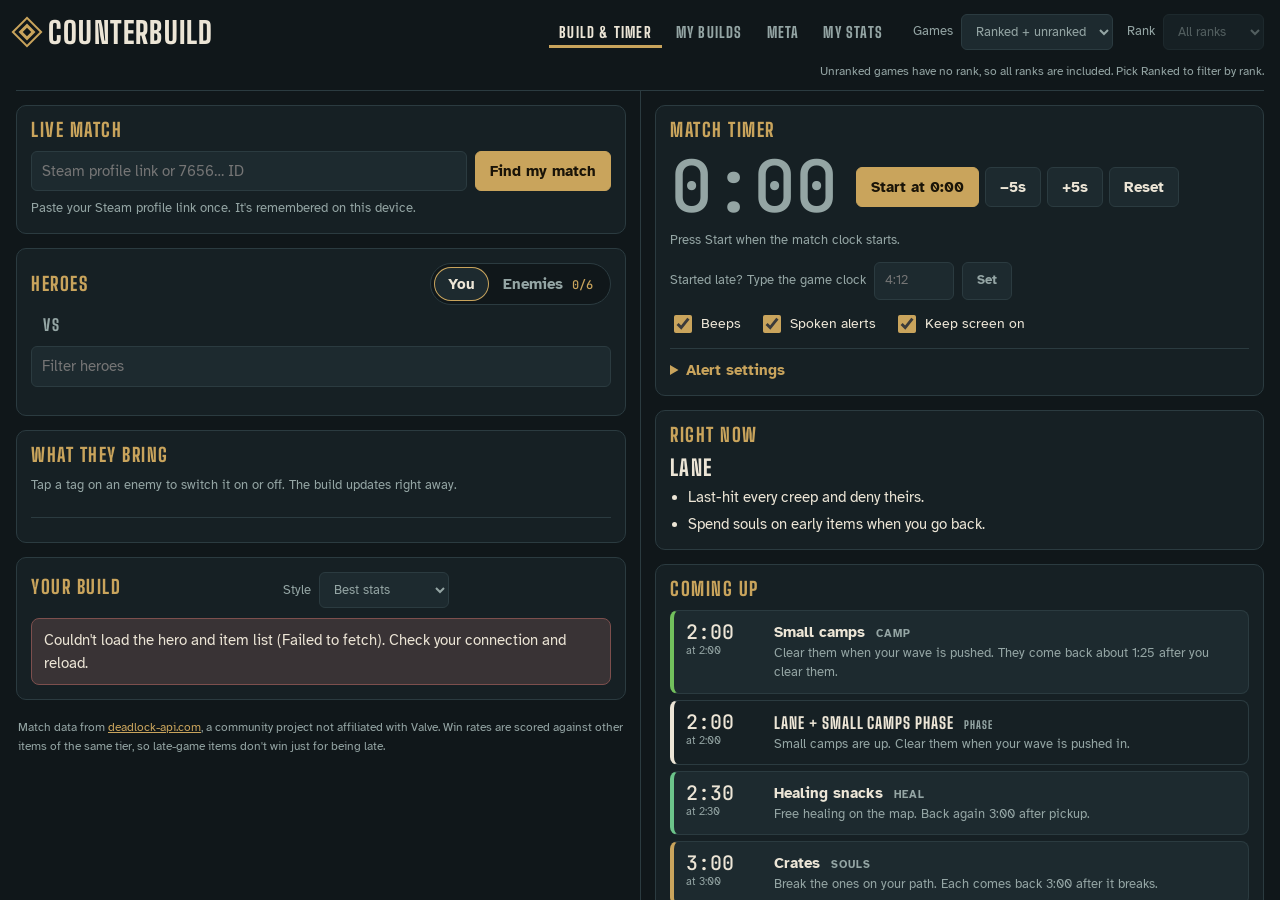
<file: index.html>
<!doctype html>
<html lang="en">
<head>
<meta charset="utf-8">
<meta name="viewport" content="width=device-width, initial-scale=1, viewport-fit=cover">
<title>Counterbuild</title>
<meta name="description" content="Deadlock item builds tuned to the heroes you're facing.">
<meta name="theme-color" content="#10171a">
<link rel="manifest" href="manifest.webmanifest">
<link rel="icon" href="icon.svg" type="image/svg+xml">
<link rel="apple-touch-icon" href="icon.svg">
<meta name="apple-mobile-web-app-capable" content="yes">
<link rel="preconnect" href="https://fonts.googleapis.com">
<link rel="preconnect" href="https://fonts.gstatic.com" crossorigin>
<link rel="stylesheet" href="https://fonts.googleapis.com/css2?family=Big+Shoulders+Display:wght@600;800&family=Atkinson+Hyperlegible:wght@400;700&family=JetBrains+Mono:wght@500&display=swap">
<link rel="stylesheet" href="styles.css">
</head>
<body class="page-build">
<header class="top">
  <div class="brand">
    <span class="mark" aria-hidden="true"></span>
    <h1>Counterbuild</h1>
  </div>
  <nav class="pages" aria-label="Pages">
    <a href="./" aria-current="page">Build &amp; timer</a>
    <a href="builds.html">My builds</a>
    <a href="meta.html">Meta</a>
    <a href="stats.html">My stats</a>
  </nav>
  <div class="filters">
  <label class="rank">
    <span>Games</span>
    <select id="mode">
      <option value="Ranked,Unranked">Ranked + unranked</option>
      <option value="Ranked">Ranked</option>
      <option value="Unranked">Unranked</option>
    </select>
  </label>
  <label class="rank">
    <span>Rank</span>
    <select id="rank">
      <option value="all">All ranks</option>
      <option value="61">Ritualist+</option>
      <option value="81">Oracle+</option>
        <option value="91">Phantom+</option>
      <option value="111">Eternus</option>
    </select>
  </label>
  </div>
  <p class="filter-note" id="filter-note" hidden></p>
</header>

<main>
<div id="view-build" class="view split-left">
  <section class="panel live" aria-labelledby="live-h">
    <h2 id="live-h">Live match</h2>
    <form id="live-form" class="live-row">
      <label class="sr" for="steam">Steam profile link or ID</label>
      <input id="steam" inputmode="numeric" autocomplete="off" placeholder="Steam profile link or 7656… ID">
      <button type="submit" class="btn primary" id="live-btn">Find my match</button>
    </form>
    <p class="status" id="live-status">Paste your Steam profile link once. It's remembered on this device.</p>
  </section>

  <section class="panel picks" aria-labelledby="picks-h">
    <div class="picks-head">
      <h2 id="picks-h">Heroes</h2>
      <div class="mode" role="tablist" aria-label="What you're picking">
        <button role="tab" id="mode-me" aria-selected="true">You</button>
        <button role="tab" id="mode-enemy" aria-selected="false">Enemies <b id="enemy-count">0/6</b></button>
      </div>
    </div>
    <div class="lineup">
      <div class="slot-me" id="me-slot"></div>
      <span class="vs">vs</span>
      <div class="enemy-slots" id="enemy-slots"></div>
    </div>
    <input id="hero-search" type="search" placeholder="Filter heroes" autocomplete="off">
    <div class="hero-grid" id="hero-grid"></div>
  </section>

  <section class="panel threats" aria-labelledby="threat-h" id="threat-panel">
    <h2 id="threat-h">What they bring</h2>
    <p class="hint">Tap a tag on an enemy to switch it on or off. The build updates right away.</p>
    <div id="threat-list" class="threat-list"></div>
    <div id="threat-sum" class="threat-sum"></div>
  </section>

  <section class="panel build" aria-labelledby="build-h">
    <div class="build-head">
      <h2 id="build-h">Your build</h2>
      <label class="rank"><span>Style</span>
        <select id="style">
          <option value="stats">Best stats</option>
          <option value="balanced">Tank + damage</option>
        </select>
      </label>
      <span class="meta" id="build-meta"></span>
    </div>
    <div id="build"></div>
  </section>

  <section class="panel matchups" aria-labelledby="mu-h" id="mu-panel" hidden>
    <h2 id="mu-h">Your hero against theirs</h2>
    <div id="matchups"></div>
  </section>

  <footer class="foot">
    Match data from <a href="https://deadlock-api.com" target="_blank" rel="noopener">deadlock-api.com</a>, a community project not affiliated with Valve.
    Win rates are scored against other items of the same tier, so late-game items don't win just for being late.
  </footer>
</div>

<aside id="view-timer" class="view timer-col split-right" aria-label="Match timer">
  <section class="panel clock-panel" aria-labelledby="t-h">
    <h2 id="t-h">Match timer</h2>
    <div class="clock-row">
      <output id="t-clock" class="clock idle" aria-live="off">0:00</output>
      <div class="clock-btns">
        <button class="btn primary" id="t-start">Start at 0:00</button>
        <button class="btn" id="t-minus" aria-label="Back 5 seconds">−5s</button>
        <button class="btn" id="t-plus" aria-label="Forward 5 seconds">+5s</button>
        <button class="btn" id="t-reset">Reset</button>
      </div>
    </div>
    <p class="status" id="t-state">Press Start when the match clock starts.</p>
    <form id="t-set" class="set-row">
      <label for="t-at">Started late? Type the game clock</label>
      <input id="t-at" inputmode="numeric" placeholder="4:12" autocomplete="off">
      <button class="btn" type="submit">Set</button>
      <span class="status bad" id="t-set-msg"></span>
    </form>
    <div class="opts">
      <label><input type="checkbox" id="t-sound"> Beeps</label>
      <label><input type="checkbox" id="t-voice"> Spoken alerts</label>
      <label><input type="checkbox" id="t-awake"> Keep screen on</label>
    </div>
    <details class="alert-settings">
      <summary>Alert settings</summary>
      <div class="as-grid">
        <label class="as-row" for="t-voice-pick"><span>Voice</span>
          <select id="t-voice-pick"><option value="">Browser default</option></select></label>
        <label class="as-row" for="t-volume"><span>Volume</span>
          <input type="range" id="t-volume" min="0" max="100" step="5"><output id="t-volume-out">80%</output></label>
        <label class="as-row" for="t-rate"><span>Speed</span>
          <input type="range" id="t-rate" min="0.7" max="1.6" step="0.1"><output id="t-rate-out">1.1×</output></label>
        <label class="as-row" for="t-warn"><span>Warn me</span>
          <select id="t-warn">
            <option value="15">15 seconds before</option>
            <option value="30">30 seconds before</option>
            <option value="45">45 seconds before</option>
            <option value="60">1 minute before</option>
            <option value="0">Only when it's up</option>
          </select></label>
        <div class="as-row"><span></span><button class="btn" type="button" id="t-test">Test the voice</button></div>
      </div>
      <div class="as-head"><b>Tell me about</b>
        <span><button class="link-btn" type="button" id="t-all-on">All</button> · <button class="link-btn" type="button" id="t-all-off">None</button></span></div>
      <div class="as-groups" id="t-alerts"></div>
      <p class="hint">Voices come from your device, so the list is different on your phone and your PC. Volume is also limited by your device volume.</p>
    </details>
  </section>

  <section class="panel" aria-labelledby="t-now-h">
    <h2 id="t-now-h">Right now</h2>
    <div id="t-phase" class="phase"></div>
  </section>

  <section class="panel" aria-labelledby="t-next-h">
    <h2 id="t-next-h">Coming up</h2>
    <ol id="t-next" class="next"></ol>
    <p class="hint">You get a warning 30 seconds before each one, and another when it's up.</p>
  </section>

  <section class="panel" aria-labelledby="t-tap-h">
    <h2 id="t-tap-h">Tap when it happens</h2>
    <div id="t-taps" class="taps"></div>
    <p class="hint" id="t-patch"></p>
  </section>
</aside>


</main>

<script type="module" src="app.js"></script>
</body>
</html>
</file>
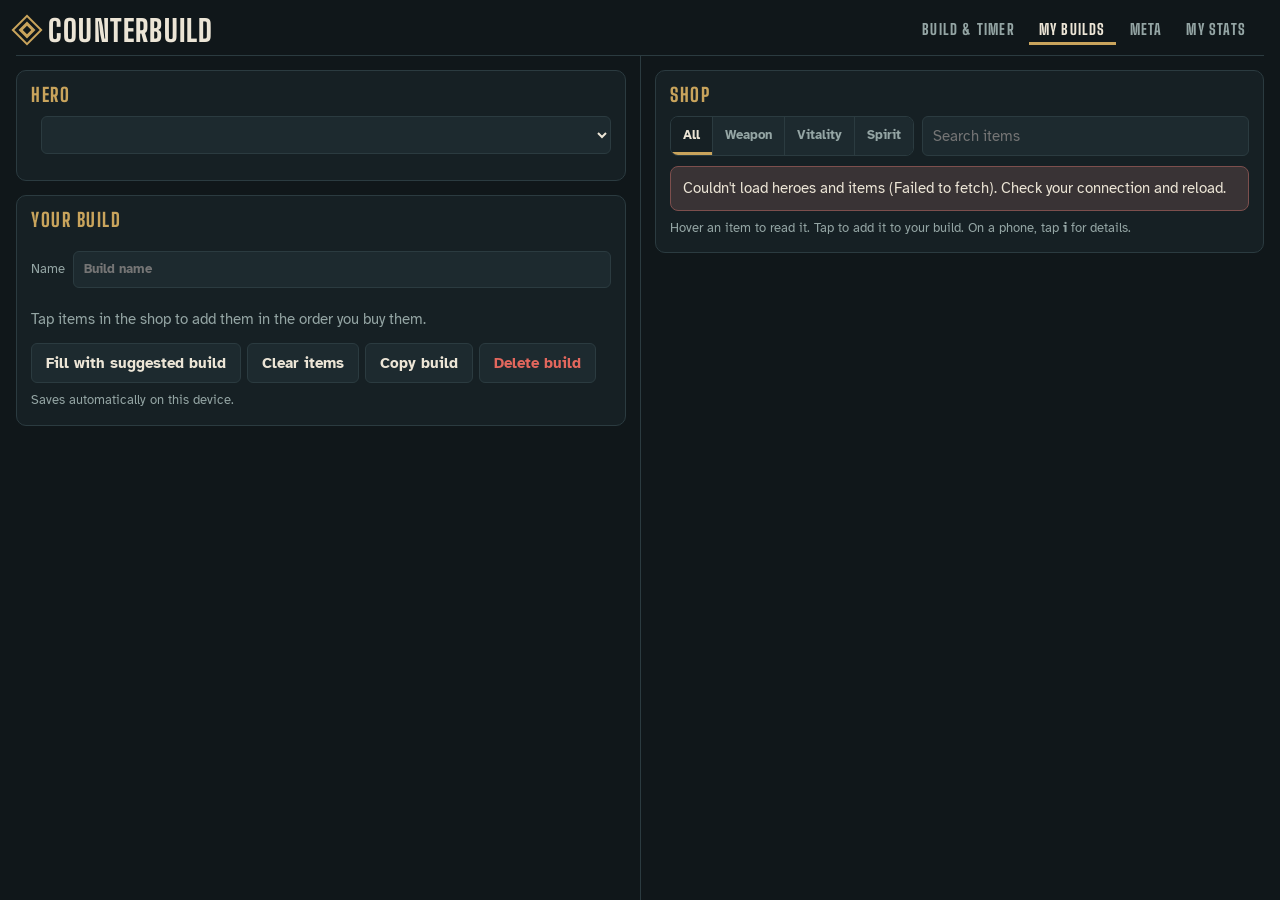
<file: builds.html>
<!doctype html>
<html lang="en">
<head>
<meta charset="utf-8">
<meta name="viewport" content="width=device-width, initial-scale=1, viewport-fit=cover">
<title>Counterbuild · My builds</title>
<meta name="theme-color" content="#10171a">
<link rel="manifest" href="manifest.webmanifest">
<link rel="icon" href="icon.svg" type="image/svg+xml">
<link rel="apple-touch-icon" href="icon.svg">
<link rel="preconnect" href="https://fonts.googleapis.com">
<link rel="preconnect" href="https://fonts.gstatic.com" crossorigin>
<link rel="stylesheet" href="https://fonts.googleapis.com/css2?family=Big+Shoulders+Display:wght@600;800&family=Atkinson+Hyperlegible:wght@400;700&family=JetBrains+Mono:wght@500&display=swap">
<link rel="stylesheet" href="styles.css">
</head>
<body class="page-build page-builds">
<header class="top">
  <div class="brand">
    <span class="mark" aria-hidden="true"></span>
    <h1>Counterbuild</h1>
  </div>
  <nav class="pages" aria-label="Pages">
    <a href="./">Build &amp; timer</a>
    <a href="builds.html" aria-current="page">My builds</a>
    <a href="meta.html">Meta</a>
    <a href="stats.html">My stats</a>
  </nav>
</header>

<main>
<div class="view split-left">
  <section class="panel" aria-labelledby="hero-h">
    <h2 id="hero-h">Hero</h2>
    <div class="hero-row">
      <span id="b-face"></span>
      <label class="sr" for="b-hero">Hero</label>
      <select id="b-hero"></select>
    </div>
    <div class="saved" id="b-saved"></div>
  </section>

  <section class="panel" aria-labelledby="b-h">
    <div class="build-head">
      <h2 id="b-h">Your build</h2>
      <span class="meta" id="b-meta"></span>
    </div>
    <div class="name-row">
      <label for="b-name">Name</label>
      <input id="b-name" maxlength="40" autocomplete="off" placeholder="Build name">
    </div>
    <div class="mix" id="b-mix" aria-label="Item types in the finished build"></div>
    <ol class="steps edit" id="b-steps"></ol>
    <p class="empty-note" id="b-empty">Tap items in the shop to add them in the order you buy them.</p>
    <div class="b-actions">
      <button class="btn" id="b-suggest" type="button">Fill with suggested build</button>
      <button class="btn" id="b-clear" type="button">Clear items</button>
      <button class="btn" id="b-dupe" type="button">Copy build</button>
      <button class="btn danger" id="b-delete" type="button">Delete build</button>
    </div>
    <p class="status" id="b-status">Saves automatically on this device.</p>
  </section>
</div>

<aside class="view split-right" aria-label="Shop">
  <section class="panel shop" aria-labelledby="shop-h">
    <h2 id="shop-h">Shop</h2>
    <div class="shop-filters">
      <div class="seg" role="group" aria-label="Item type" id="f-slot">
        <button data-slot="all" aria-pressed="true">All</button>
        <button data-slot="weapon" class="f-weapon" aria-pressed="false">Weapon</button>
        <button data-slot="vitality" class="f-vitality" aria-pressed="false">Vitality</button>
        <button data-slot="spirit" class="f-spirit" aria-pressed="false">Spirit</button>
      </div>
      <label class="sr" for="f-search">Search items</label>
      <input id="f-search" type="search" placeholder="Search items" autocomplete="off">
    </div>
    <div id="shop-list"></div>
    <p class="hint">Hover an item to read it. Tap to add it to your build. On a phone, tap <b>i</b> for details.</p>
  </section>
</aside>
</main>

<script type="module" src="builds-page.js"></script>
</body>
</html>
</file>
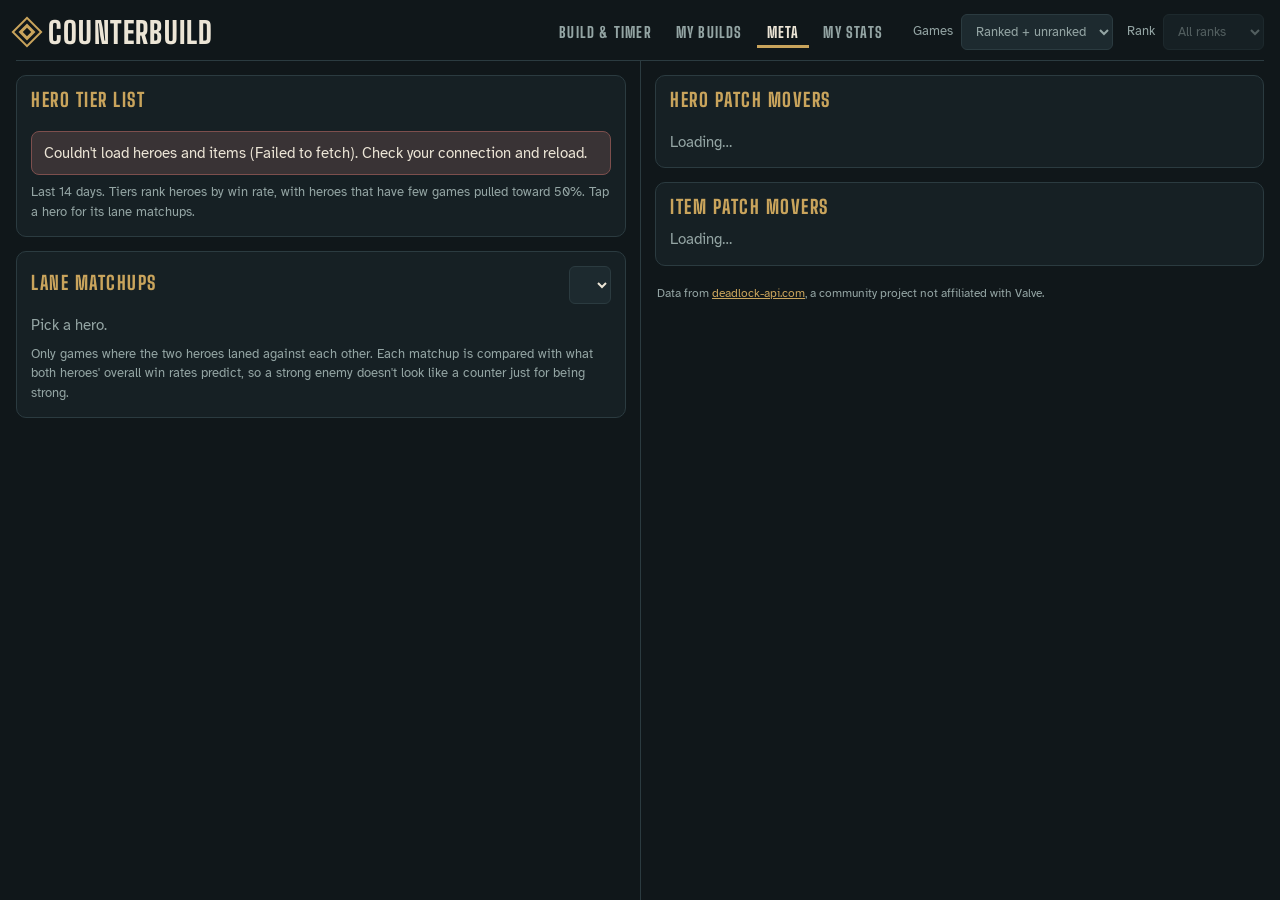
<file: meta.html>
<!doctype html>
<html lang="en">
<head>
<meta charset="utf-8">
<meta name="viewport" content="width=device-width, initial-scale=1, viewport-fit=cover">
<title>Counterbuild · Meta</title>
<meta name="theme-color" content="#10171a">
<link rel="manifest" href="manifest.webmanifest">
<link rel="icon" href="icon.svg" type="image/svg+xml">
<link rel="apple-touch-icon" href="icon.svg">
<link rel="preconnect" href="https://fonts.googleapis.com">
<link rel="preconnect" href="https://fonts.gstatic.com" crossorigin>
<link rel="stylesheet" href="https://fonts.googleapis.com/css2?family=Big+Shoulders+Display:wght@600;800&family=Atkinson+Hyperlegible:wght@400;700&family=JetBrains+Mono:wght@500&display=swap">
<link rel="stylesheet" href="styles.css">
</head>
<body class="page-build page-meta">
<header class="top">
  <div class="brand">
    <span class="mark" aria-hidden="true"></span>
    <h1>Counterbuild</h1>
  </div>
  <nav class="pages" aria-label="Pages">
    <a href="./">Build &amp; timer</a>
    <a href="builds.html">My builds</a>
    <a href="meta.html" aria-current="page">Meta</a>
    <a href="stats.html">My stats</a>
  </nav>
  <div class="filters">
    <label class="rank"><span>Games</span>
      <select id="mode">
        <option value="Ranked,Unranked">Ranked + unranked</option>
        <option value="Ranked">Ranked</option>
        <option value="Unranked">Unranked</option>
      </select>
    </label>
    <label class="rank"><span>Rank</span>
      <select id="rank">
        <option value="all">All ranks</option>
        <option value="61">Ritualist+</option>
        <option value="81">Oracle+</option>
        <option value="91">Phantom+</option>
        <option value="111">Eternus</option>
      </select>
    </label>
  </div>
</header>

<main>
<div class="view split-left">
  <section class="panel" aria-labelledby="tier-h">
    <div class="build-head">
      <h2 id="tier-h">Hero tier list</h2>
      <span class="meta" id="tier-meta"></span>
    </div>
    <div id="tiers"><p class="empty-note">Loading heroes…</p></div>
    <p class="hint">Last 14 days. Tiers rank heroes by win rate, with heroes that have few games pulled toward 50%. Tap a hero for its lane matchups.</p>
  </section>

  <section class="panel" aria-labelledby="mu-h">
    <div class="build-head">
      <h2 id="mu-h">Lane matchups</h2>
      <label class="sr" for="mu-hero">Hero</label>
      <select id="mu-hero"></select>
    </div>
    <div id="mu"><p class="empty-note">Pick a hero.</p></div>
    <p class="hint">Only games where the two heroes laned against each other. Each matchup is compared with what both heroes' overall win rates predict, so a strong enemy doesn't look like a counter just for being strong.</p>
  </section>

</div>

<aside class="view split-right" aria-label="Patch movers">
  <section class="panel" aria-labelledby="hm-h">
    <div class="build-head">
      <h2 id="hm-h">Hero patch movers</h2>
      <span class="meta" id="patch-meta"></span>
    </div>
    <div id="hero-movers"><p class="empty-note">Loading…</p></div>
  </section>

  <section class="panel" aria-labelledby="im-h">
    <h2 id="im-h">Item patch movers</h2>
    <div id="item-movers"><p class="empty-note">Loading…</p></div>
  </section>

  <footer class="foot">
    Data from <a href="https://deadlock-api.com" target="_blank" rel="noopener">deadlock-api.com</a>, a community project not affiliated with Valve.
  </footer>
</aside>
</main>

<script type="module" src="meta-page.js"></script>
</body>
</html>
</file>
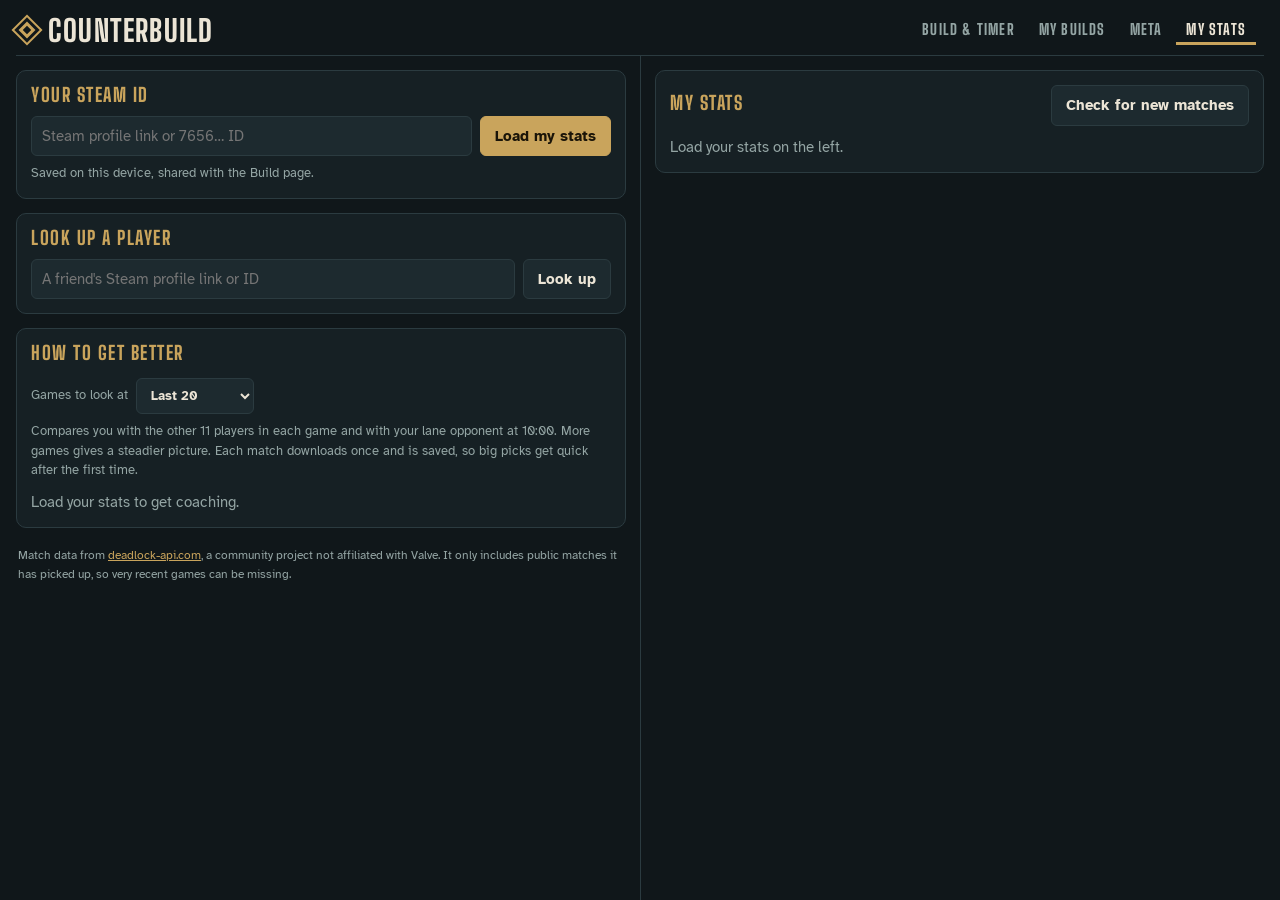
<file: stats.html>
<!doctype html>
<html lang="en">
<head>
<meta charset="utf-8">
<meta name="viewport" content="width=device-width, initial-scale=1, viewport-fit=cover">
<title>Counterbuild · My stats</title>
<meta name="theme-color" content="#10171a">
<link rel="manifest" href="manifest.webmanifest">
<link rel="icon" href="icon.svg" type="image/svg+xml">
<link rel="apple-touch-icon" href="icon.svg">
<link rel="preconnect" href="https://fonts.googleapis.com">
<link rel="preconnect" href="https://fonts.gstatic.com" crossorigin>
<link rel="stylesheet" href="https://fonts.googleapis.com/css2?family=Big+Shoulders+Display:wght@600;800&family=Atkinson+Hyperlegible:wght@400;700&family=JetBrains+Mono:wght@500&display=swap">
<link rel="stylesheet" href="styles.css">
</head>
<body class="page-build page-stats">
<header class="top">
  <div class="brand">
    <span class="mark" aria-hidden="true"></span>
    <h1>Counterbuild</h1>
  </div>
  <nav class="pages" aria-label="Pages">
    <a href="./">Build &amp; timer</a>
    <a href="builds.html">My builds</a>
    <a href="meta.html">Meta</a>
    <a href="stats.html" aria-current="page">My stats</a>
  </nav>
</header>

<main>
<div class="view split-left">
  <section class="panel" aria-labelledby="id-h">
    <h2 id="id-h">Your Steam ID</h2>
    <form id="id-form" class="live-row">
      <label class="sr" for="steam">Steam profile link or ID</label>
      <input id="steam" inputmode="numeric" autocomplete="off" placeholder="Steam profile link or 7656… ID">
      <button type="submit" class="btn primary">Load my stats</button>
    </form>
    <p class="status" id="id-status">Saved on this device, shared with the Build page.</p>
  </section>

  <section class="panel" aria-labelledby="lk-h">
    <h2 id="lk-h">Look up a player</h2>
    <form id="lk-form" class="live-row">
      <label class="sr" for="lk-id">Their Steam profile link or ID</label>
      <input id="lk-id" inputmode="numeric" autocomplete="off" placeholder="A friend's Steam profile link or ID">
      <button type="submit" class="btn">Look up</button>
    </form>
    <div id="lk-recent" class="chips lk-recent"></div>
    <div id="lk-body"></div>
  </section>

  <section class="panel coach" aria-labelledby="coach-h">
    <div class="build-head">
      <h2 id="coach-h">How to get better</h2>
      <span class="meta" id="coach-meta"></span>
    </div>
    <div class="coach-pick">
      <label for="coach-count">Games to look at</label>
      <select id="coach-count">
        <option value="5">Last 5</option>
        <option value="10">Last 10</option>
        <option value="20">Last 20</option>
        <option value="30">Last 30</option>
        <option value="50">Last 50</option>
        <option value="all">All available</option>
      </select>
    </div>
    <p class="hint">Compares you with the other 11 players in each game and with your lane opponent at 10:00. More games gives a steadier picture. Each match downloads once and is saved, so big picks get quick after the first time.</p>
    <div id="coach-body"><p class="empty-note">Load your stats to get coaching.</p></div>

  </section>

  <footer class="foot">
    Match data from <a href="https://deadlock-api.com" target="_blank" rel="noopener">deadlock-api.com</a>, a community project not affiliated with Valve. It only includes public matches it has picked up, so very recent games can be missing.
  </footer>
</div>

<aside class="view split-right" aria-label="My stats">
  <section class="panel mystats" aria-labelledby="me-h">
    <div class="build-head">
      <h2 id="me-h">My stats</h2>
      <button class="btn" id="me-back" type="button" hidden>Back to my stats</button>
      <button class="btn" id="me-fresh" type="button">Check for new matches</button>
    </div>
    <div id="me-body"><p class="empty-note">Load your stats on the left.</p></div>
  </section>
</aside>
</main>

<script type="module" src="stats-page.js"></script>
</body>
</html>
</file>
<file: styles.css>
/* Layout: one column of stacked panels; hero grid and build lists reflow by width.
   Single dark theme by choice: this is used next to a game. */
:root {
  --bg: #10171a;
  --panel: #162024;
  --raise: #1d2a2f;
  --line: #2b3b40;
  --fg: #ece5d6;
  --muted: #94a5a4;
  --brass: #c9a45c;
  --brass-ink: #1a1408;
  --weapon: #e3923b;
  --vitality: #72c05c;
  --spirit: #b47de0;
  --good: #6cc48a;
  --bad: #e2675d;
  --display: 'Big Shoulders Display', 'Arial Narrow', Impact, sans-serif;
  --body: 'Atkinson Hyperlegible', system-ui, -apple-system, 'Segoe UI', sans-serif;
  --mono: 'JetBrains Mono', ui-monospace, Menlo, Consolas, monospace;
  color-scheme: dark;
}

* { box-sizing: border-box; }
html { -webkit-text-size-adjust: 100%; }
body {
  margin: 0; background: var(--bg); color: var(--fg);
  font: 15px/1.5 var(--body);
  padding-left: max(16px, env(safe-area-inset-left, 0px));
  padding-right: max(16px, env(safe-area-inset-right, 0px));
  padding-bottom: env(safe-area-inset-bottom, 0px);
}
img { max-width: 100%; }
[hidden] { display: none !important; }
button, input, select { font: inherit; color: inherit; }
button { cursor: pointer; }
:focus-visible { outline: 2px solid var(--brass); outline-offset: 2px; }
.sr { position: absolute; width: 1px; height: 1px; overflow: hidden; clip: rect(0 0 0 0); white-space: nowrap; }
a { color: var(--brass); }

.top {
  max-width: 1280px; margin: 0 auto;
  padding-top: max(14px, env(safe-area-inset-top, 0px)); padding-bottom: 10px;
  display: flex; align-items: center; justify-content: space-between; gap: 12px; flex-wrap: wrap;
}
.brand { display: flex; align-items: center; gap: 10px; }
.mark { width: 22px; height: 22px; transform: rotate(45deg); border: 2px solid var(--brass); box-shadow: inset 0 0 0 3px var(--bg), inset 0 0 0 6px var(--brass); }
h1 { font: 800 30px/1 var(--display); letter-spacing: .04em; text-transform: uppercase; margin: 0; }
.filters { display: flex; gap: 8px 14px; flex-wrap: wrap; }
.filter-note { flex-basis: 100%; margin: 0; color: var(--muted); font-size: 12px; text-align: right; }
select:disabled { opacity: .5; }
.rank { display: flex; align-items: center; gap: 8px; color: var(--muted); font-size: 13px; }
select, input {
  background: var(--raise); border: 1px solid var(--line); border-radius: 6px; padding: 8px 10px; min-width: 0;
}

main { max-width: 1280px; margin: 0 auto; display: grid; gap: 14px; padding-bottom: 28px; }
/* Narrow phone: timer on top, build below.
   640px and wider: split down the middle, build left, timer right, each half scrolls on its own. */
.timer-col { order: -1; }
@media (min-width: 640px) {
  html:has(body.page-build), body.page-build { height: 100%; }
  body.page-build { display: flex; flex-direction: column; overflow: hidden; }
  .page-build .top { max-width: none; width: 100%; flex: none; border-bottom: 1px solid var(--line); margin-bottom: 0; }
  .page-build main { flex: 1; min-height: 0; max-width: none; width: 100%; padding-bottom: 0;
         grid-template-columns: minmax(0, 1fr) minmax(0, 1fr); gap: 0; }
  .view { min-height: 0; overflow-y: auto; padding-block: 14px; align-content: start; }
  .split-left { padding-right: 14px; }
  .split-right { order: 0; padding-left: 14px; border-left: 1px solid var(--line); }
  .timer-col { order: 0; }
  .timer-col .clock { font-size: clamp(48px, 6vw, 72px); }
}
.view { display: grid; gap: 14px; min-width: 0; }


.clock-row { display: flex; align-items: center; gap: 12px 20px; flex-wrap: wrap; }
.clock { font: 500 clamp(52px, 13vw, 72px)/1 var(--mono); font-variant-numeric: tabular-nums; color: var(--fg); letter-spacing: -.02em; }
.clock.idle { color: var(--muted); }
.clock-btns { display: flex; gap: 6px; flex-wrap: wrap; }
.set-row { display: flex; align-items: center; gap: 8px; flex-wrap: wrap; margin-top: 12px; font-size: 13px; color: var(--muted); }
.set-row input { width: 80px; }
.opts { display: flex; gap: 8px 18px; flex-wrap: wrap; margin-top: 12px; font-size: 14px; }
.opts label { display: flex; gap: 6px; align-items: center; }
.opts input { accent-color: var(--brass); width: 18px; height: 18px; }

.phase h3 { font: 800 22px/1.1 var(--display); text-transform: uppercase; letter-spacing: .06em; margin: 0 0 6px; }
.phase ul { margin: 0; padding-left: 18px; display: grid; gap: 4px; }

.next { list-style: none; margin: 0; padding: 0; display: grid; gap: 6px; }
.ev { display: grid; grid-template-columns: 76px 1fr; gap: 12px; align-items: start; padding: 10px 12px; background: var(--raise); border: 1px solid var(--line); border-left: 4px solid var(--muted); border-radius: 8px; min-width: 0; }
.ev.k-camp { border-left-color: var(--vitality); }
.ev.k-souls { border-left-color: var(--brass); }
.ev.k-buff { border-left-color: var(--spirit); }
.ev.k-obj { border-left-color: var(--weapon); }
.ev.k-heal { border-left-color: var(--good); }
.ev.k-tap { border-left-color: var(--bad); }
.ev.k-phase { border-left-color: var(--fg); background: var(--panel); }
.ev.k-phase .ev-name { text-transform: uppercase; letter-spacing: .06em; font-family: var(--display); font-weight: 800; font-size: 16px; }
.ev.soon { background: color-mix(in srgb, var(--brass) 12%, var(--raise)); border-color: color-mix(in srgb, var(--brass) 50%, var(--line)); }
.ev.now { background: color-mix(in srgb, var(--brass) 26%, var(--raise)); border-color: var(--brass); }
.ev-when { display: grid; }
.ev-when b { font: 500 20px/1.1 var(--mono); font-variant-numeric: tabular-nums; }
.ev-when small { color: var(--muted); font-size: 11px; }
.ev-body { display: grid; min-width: 0; }
.ev-name { font-weight: 700; }
.ev-name em { font-style: normal; font-size: 11px; text-transform: uppercase; letter-spacing: .08em; color: var(--muted); margin-left: 6px; }
.ev-tip { color: var(--muted); font-size: 13px; }

.taps { display: grid; grid-template-columns: repeat(auto-fill, minmax(180px, 1fr)); gap: 8px; }
.tap { display: grid; gap: 2px; text-align: left; padding: 12px; background: var(--raise); border: 1px solid var(--line); border-radius: 8px; }
.tap b { font-weight: 700; }
.tap span { color: var(--muted); font: 500 13px var(--mono); }
.tap.counting { border-color: var(--bad); }
.tap.counting span { color: var(--fg); }
.tap:disabled { opacity: .5; cursor: not-allowed; }
.panel { background: var(--panel); border: 1px solid var(--line); border-radius: 10px; padding: 14px; min-width: 0; }
h2 {
  font: 800 19px/1.1 var(--display); text-transform: uppercase; letter-spacing: .08em; margin: 0 0 10px;
  color: var(--brass); text-wrap: balance;
}
.hint, .status { color: var(--muted); font-size: 13px; margin: 8px 0 0; }
.status.good { color: var(--good); }
.status.bad { color: var(--bad); }

.live-row { display: flex; gap: 8px; flex-wrap: wrap; }
.live-row input { flex: 1 1 220px; }
.btn { border: 1px solid var(--line); background: var(--raise); border-radius: 6px; padding: 8px 14px; font-weight: 700; }
.btn.primary { background: var(--brass); color: var(--brass-ink); border-color: var(--brass); }
.btn:disabled { opacity: .6; cursor: wait; }

.picks-head { display: flex; justify-content: space-between; align-items: center; gap: 10px; flex-wrap: wrap; margin-bottom: 10px; }
.picks-head h2 { margin: 0; }
.mode { display: inline-flex; border: 1px solid var(--line); border-radius: 999px; padding: 3px; background: var(--bg); }
.mode button { border: 0; background: none; padding: 6px 14px; border-radius: 999px; color: var(--muted); font-weight: 700; }
.mode button[aria-selected="true"] { background: var(--raise); color: var(--fg); box-shadow: inset 0 0 0 1px var(--brass); }
.mode b { font: 500 12px var(--mono); color: var(--brass); margin-left: 4px; }

.lineup { display: flex; align-items: center; gap: 12px; flex-wrap: wrap; margin-bottom: 12px; }
.slot-me { display: flex; align-items: center; gap: 10px; font-weight: 700; min-width: 0; }
.vs { font: 800 16px var(--display); color: var(--muted); text-transform: uppercase; letter-spacing: .1em; }
.enemy-slots { display: flex; gap: 6px; flex-wrap: wrap; }
.enemy { position: relative; width: 44px; height: 44px; padding: 0; border: 1px solid var(--bad); border-radius: 8px; background: var(--raise); overflow: hidden; }
.enemy.open { border-style: dashed; border-color: var(--line); display: inline-block; }
.enemy .face { width: 100%; height: 100%; border-radius: 0; }
.enemy .x { position: absolute; top: 0; right: 2px; font-size: 14px; line-height: 1; text-shadow: 0 0 3px #000; }

.face { width: 36px; height: 36px; border-radius: 6px; object-fit: cover; background: var(--raise); display: inline-grid; place-items: center; font: 800 13px var(--display); flex: none; }
.face.big { width: 48px; height: 48px; border: 1px solid var(--brass); }
.face.empty { border: 1px dashed var(--line); }

#hero-search { width: 100%; margin-bottom: 10px; }
.hero-grid { display: grid; grid-template-columns: repeat(auto-fill, minmax(84px, 1fr)); gap: 6px; max-height: 330px; overflow-y: auto; padding: 2px; }
.hero { display: grid; justify-items: center; gap: 4px; padding: 8px 4px; border: 1px solid transparent; border-radius: 8px; background: var(--raise); font-size: 12px; text-align: center; line-height: 1.2; }
.hero .face { width: 44px; height: 44px; }
.hero:hover { border-color: var(--line); }
.hero.is-me { border-color: var(--brass); background: color-mix(in srgb, var(--brass) 14%, var(--raise)); }
.hero.is-enemy { border-color: var(--bad); background: color-mix(in srgb, var(--bad) 12%, var(--raise)); }

.threat-list { display: grid; gap: 8px; margin-top: 10px; }
.threat-row { display: grid; grid-template-columns: auto minmax(70px, 120px) 1fr; align-items: center; gap: 10px; }
.tags { display: flex; flex-wrap: wrap; gap: 5px; }
.tag { border: 1px solid var(--line); background: none; color: var(--muted); border-radius: 999px; padding: 3px 10px; font-size: 12px; font-weight: 700; }
.tag.on { color: var(--bg); border-color: transparent; }
.tag.on.t-heal { background: var(--good); }
.tag.on.t-spirit { background: var(--spirit); }
.tag.on.t-gun { background: var(--weapon); }
.tag.on.t-cc { background: #d9c46a; }
.tag.on.t-dive { background: var(--bad); }
.tag.on.t-tank { background: #8fb3c4; }
.threat-sum { display: flex; flex-wrap: wrap; gap: 6px 14px; margin-top: 12px; padding-top: 10px; border-top: 1px solid var(--line); font-size: 13px; color: var(--muted); }
.sum b { font: 500 15px var(--mono); color: var(--fg); }

.build-head { display: flex; justify-content: space-between; align-items: baseline; gap: 6px 12px; flex-wrap: wrap; }
.meta { color: var(--muted); font-size: 12px; font-family: var(--mono); }
#build.loading { opacity: .5; }
.stage { margin-top: 14px; }
.stage h3 { font: 800 15px/1 var(--display); text-transform: uppercase; letter-spacing: .1em; margin: 0 0 8px; display: flex; gap: 10px; align-items: baseline; flex-wrap: wrap; }
.stage h3 small { font: 400 12px var(--body); letter-spacing: 0; text-transform: none; color: var(--muted); }
.items { list-style: none; margin: 0; padding: 0; display: grid; grid-template-columns: repeat(auto-fill, minmax(260px, 1fr)); gap: 8px; }
.item { display: grid; grid-template-columns: 44px 1fr auto; gap: 10px; align-items: center; background: var(--raise); border: 1px solid var(--line); border-left: 4px solid var(--muted); border-radius: 8px; padding: 8px 10px; min-width: 0; }
.item.s-weapon { border-left-color: var(--weapon); }
.item.s-vitality { border-left-color: var(--vitality); }
.item.s-spirit { border-left-color: var(--spirit); }
.item img, .noimg { width: 44px; height: 44px; object-fit: contain; border-radius: 6px; background: var(--bg); }
.it-body { display: grid; min-width: 0; }
.it-name { font-weight: 700; }
.it-sub { color: var(--muted); font-size: 12px; }
.why { margin-top: 2px; font-size: 12px; color: var(--brass); }
.it-num { text-align: right; display: grid; }
.it-num b { font: 500 15px var(--mono); font-variant-numeric: tabular-nums; }
.it-num span { font-size: 11px; color: var(--muted); }

.empty-note { color: var(--muted); margin: 10px 0 0; }
.warn { background: color-mix(in srgb, var(--bad) 14%, var(--raise)); border: 1px solid color-mix(in srgb, var(--bad) 45%, var(--line)); border-radius: 8px; padding: 10px 12px; margin: 10px 0 0; }

.mu { list-style: none; margin: 0; padding: 0; display: grid; gap: 8px; }
.mu li { display: grid; grid-template-columns: auto minmax(70px, 130px) 1fr 62px; align-items: center; gap: 10px; }
.mu b { font: 500 14px var(--mono); text-align: right; font-variant-numeric: tabular-nums; }
.bar { position: relative; height: 8px; border-radius: 4px; background: var(--bg); overflow: hidden; }
.bar i { position: absolute; inset: 0 auto 0 0; background: var(--muted); }
.bar em { position: absolute; left: 50%; top: 0; bottom: 0; width: 2px; background: var(--fg); opacity: .5; }
.mu .good .bar i { background: var(--good); }
.mu .bad .bar i { background: var(--bad); }
.mu .good b { color: var(--good); }
.mu .bad b { color: var(--bad); }

.foot { color: var(--muted); font-size: 12px; line-height: 1.6; padding: 4px 2px; }

@media (max-width: 480px) {
  h1 { font-size: 26px; }
  .threat-row { grid-template-columns: auto 1fr; }
  .threat-row .tags { grid-column: 1 / -1; }
  .items { grid-template-columns: 1fr; }
}
@media (prefers-reduced-motion: reduce) { * { transition: none !important; animation: none !important; } }

/* Build order */
.steps { list-style: none; margin: 0; padding: 0; display: grid; gap: 4px; }
.step { display: grid; grid-template-columns: 22px 36px minmax(0, 1fr) auto; gap: 10px; align-items: center; padding: 6px 10px; background: var(--raise); border: 1px solid var(--line); border-left: 4px solid var(--muted); border-radius: 8px; }
.step.s-weapon { border-left-color: var(--weapon); }
.step.s-vitality { border-left-color: var(--vitality); }
.step.s-spirit { border-left-color: var(--spirit); }
.step .n { font: 500 13px var(--mono); color: var(--muted); text-align: right; }
.step img, .step .noimg { width: 36px; height: 36px; object-fit: contain; border-radius: 6px; background: var(--bg); }
.st-body { display: flex; flex-wrap: wrap; gap: 2px 10px; align-items: baseline; min-width: 0; }
.st-body .why, .st-body .up { font-size: 12px; margin: 0; }
.up { color: var(--muted); }
.st-num { display: grid; text-align: right; }
.st-num b { font: 500 14px var(--mono); font-variant-numeric: tabular-nums; }
.st-num small { color: var(--muted); font-size: 11px; font-variant-numeric: tabular-nums; }
.step.past { opacity: .45; }
.step.next { border-color: var(--brass); background: color-mix(in srgb, var(--brass) 16%, var(--raise)); }
.step.next .n { color: var(--brass); }
.more-h { font: 800 15px/1 var(--display); text-transform: uppercase; letter-spacing: .1em; margin: 22px 0 0; color: var(--muted); }

/* Item hover card */
[data-item] { cursor: help; }
.tip { position: fixed; z-index: 50; width: min(320px, calc(100vw - 16px)); background: var(--panel); border: 1px solid var(--brass); border-radius: 10px; padding: 12px; box-shadow: 0 12px 30px rgb(0 0 0 / .5); font-size: 13px; pointer-events: auto; }
.tip-head { display: flex; gap: 10px; align-items: center; padding-left: 8px; border-left: 4px solid var(--muted); }
.tip-head.s-weapon { border-left-color: var(--weapon); }
.tip-head.s-vitality { border-left-color: var(--vitality); }
.tip-head.s-spirit { border-left-color: var(--spirit); }
.tip-head img { width: 40px; height: 40px; object-fit: contain; border-radius: 6px; background: var(--bg); }
.tip-head div { display: grid; }
.tip-head b { font-size: 15px; }
.tip-head span { color: var(--muted); font-size: 12px; }
.tip-tags { display: flex; flex-wrap: wrap; gap: 4px; margin-top: 8px; }
.tip-tags span { background: var(--raise); border: 1px solid var(--line); border-radius: 999px; padding: 1px 8px; font-size: 11px; }
.tip-stats { display: grid; grid-template-columns: 1fr auto; gap: 3px 12px; margin: 10px 0 0; }
.tip-stats dt { color: var(--muted); }
.tip-stats dd { margin: 0; font: 500 13px var(--mono); font-variant-numeric: tabular-nums; text-align: right; }
.tip-desc { margin: 10px 0 0; color: var(--fg); white-space: pre-line; line-height: 1.45; }

/* My stats */
.me-head { display: flex; align-items: center; gap: 10px; margin-top: 8px; font-size: 16px; }
.me-head img { width: 36px; height: 36px; border-radius: 6px; }
.me-tiles { display: grid; grid-template-columns: repeat(auto-fit, minmax(120px, 1fr)); gap: 8px; margin-top: 10px; }
.me-tiles div { display: grid; background: var(--raise); border: 1px solid var(--line); border-radius: 8px; padding: 10px 12px; }
.me-tiles span { color: var(--muted); font-size: 11px; text-transform: uppercase; letter-spacing: .08em; }
.me-tiles b { font: 500 22px/1.2 var(--mono); font-variant-numeric: tabular-nums; }
.me-tiles small { color: var(--muted); font-size: 12px; }
.me-sub { font: 800 14px/1 var(--display); text-transform: uppercase; letter-spacing: .1em; margin: 16px 0 8px; display: flex; gap: 10px; align-items: baseline; flex-wrap: wrap; }
.me-sub small { font: 400 12px var(--body); letter-spacing: 0; text-transform: none; color: var(--muted); }
.form { display: flex; gap: 3px; flex-wrap: wrap; }
.form i { width: 14px; height: 22px; border-radius: 3px; background: var(--line); }
.form i.w { background: var(--good); }
.form i.l { background: var(--bad); }
.table-wrap { overflow-x: auto; }
.me-heroes { width: 100%; border-collapse: collapse; font-size: 13px; font-variant-numeric: tabular-nums; }
.me-heroes th { text-align: right; color: var(--muted); font-weight: 400; font-size: 11px; text-transform: uppercase; letter-spacing: .06em; padding: 4px 6px; border-bottom: 1px solid var(--line); }
.me-heroes th:first-child, .me-heroes td:first-child { text-align: left; }
.me-heroes td { text-align: right; padding: 4px 6px; border-bottom: 1px solid var(--line); font-family: var(--mono); }
.me-heroes td.good { color: var(--good); }
.me-heroes td.bad { color: var(--bad); }
.hero-link { display: flex; align-items: center; gap: 8px; background: none; border: 0; padding: 0; font: 700 13px var(--body); text-align: left; }
.hero-link .face { width: 28px; height: 28px; }
.hero-link:hover span { color: var(--brass); }
.games { list-style: none; margin: 0; padding: 0; display: grid; gap: 4px; }
.games li { display: grid; grid-template-columns: 28px minmax(0, 1fr) auto auto; grid-template-areas: "f m k s" "f w w w"; gap: 0 10px; align-items: center; padding: 6px 10px; background: var(--raise); border: 1px solid var(--line); border-left: 4px solid var(--line); border-radius: 8px; font-size: 13px; }
.games li.w { border-left-color: var(--good); }
.games li.l { border-left-color: var(--bad); }
.games .face { grid-area: f; width: 28px; height: 28px; }
.g-main { grid-area: m; min-width: 0; }
.g-main em { font-style: normal; font-size: 11px; color: var(--muted); }
.games li.w b { color: var(--good); }
.games li.l b { color: var(--bad); }
.g-kda { grid-area: k; font-family: var(--mono); }
.g-souls { grid-area: s; font-family: var(--mono); color: var(--muted); }
.g-when { grid-area: w; color: var(--muted); font-size: 11px; }

/* Page links */
.pages { display: flex; gap: 4px; margin-left: auto; margin-right: 8px; }
.pages a { color: var(--muted); text-decoration: none; font: 800 15px/1 var(--display); text-transform: uppercase; letter-spacing: .08em; padding: 8px 10px; border-radius: 6px; }
.pages a:hover { color: var(--fg); }
.pages a[aria-current="page"] { color: var(--fg); box-shadow: inset 0 -3px 0 var(--brass); border-radius: 0; }

/* Stats page */
.cmp-wrap { display: grid; gap: 8px; margin-top: 12px; }
.cmp-key { display: flex; gap: 16px; flex-wrap: wrap; margin: 0; font-size: 12px; color: var(--muted); }
.cmp-key span { display: flex; align-items: center; gap: 6px; }
.cmp-key i { display: inline-block; width: 14px; height: 8px; border-radius: 3px; }
.cmp { display: grid; grid-template-columns: minmax(90px, 140px) 1fr auto; gap: 12px; align-items: center; }
.cmp-l { font-size: 13px; }
.cmp-bars { display: grid; gap: 3px; }
.cmp-bars i, .cmp-key i { height: 8px; border-radius: 3px; display: block; }
i.you.good { background: var(--good); }
i.you.bad { background: var(--bad); }
i.them { background: var(--muted); opacity: .6; }
.cmp-v { display: grid; text-align: right; min-width: 72px; }
.cmp-v b { font: 500 15px var(--mono); font-variant-numeric: tabular-nums; }
.cmp-v small { color: var(--muted); font-size: 11px; font-variant-numeric: tabular-nums; }
.lane-note { margin: 4px 0 0; font-size: 14px; }
b.good { color: var(--good); }
b.bad { color: var(--bad); }
.tips { list-style: none; margin: 16px 0 0; padding: 0; display: grid; gap: 8px; }
.tip-card { background: var(--raise); border: 1px solid var(--line); border-left: 4px solid var(--muted); border-radius: 8px; padding: 12px 14px; }
.tip-card.lv-fix { border-left-color: var(--bad); }
.tip-card.lv-work { border-left-color: var(--brass); }
.tip-card.lv-good { border-left-color: var(--good); }
.tip-card .lv { font-size: 11px; text-transform: uppercase; letter-spacing: .1em; color: var(--muted); }
.tip-card.lv-fix .lv { color: var(--bad); }
.tip-card.lv-good .lv { color: var(--good); }
.tip-card h3 { font: 800 19px/1.1 var(--display); text-transform: uppercase; letter-spacing: .05em; margin: 4px 0 6px; }
.tip-card p { margin: 0; max-width: 65ch; }
.tip-card .ev { margin-top: 6px; color: var(--muted); font-size: 13px; font-family: var(--mono); }
@media (max-width: 480px) { .cmp { grid-template-columns: 1fr auto; } .cmp-bars { grid-column: 1 / -1; grid-row: 2; } .pages { margin-left: 0; } }

.fresh-note { margin: 0 0 4px; }

/* Saved build picker on the Build page */
.mybuild-pick { display: flex; flex-wrap: wrap; align-items: center; gap: 8px; margin-top: 10px; font-size: 13px; color: var(--muted); }
.mybuild-pick select { flex: 1 1 200px; color: var(--fg); }
.mybuild-pick .btn { text-decoration: none; font-size: 13px; }
ul.miss { margin: 6px 0 0; padding-left: 18px; display: grid; gap: 2px; }

/* My builds page */
.hero-row { display: flex; align-items: center; gap: 10px; }
.hero-row select { flex: 1; min-width: 0; font-weight: 700; }
.saved { margin-top: 12px; }
.chips { display: flex; flex-wrap: wrap; gap: 6px; }
.chip { display: inline-flex; align-items: center; gap: 6px; border: 1px solid var(--line); background: var(--raise); border-radius: 999px; padding: 5px 12px; font-size: 13px; font-weight: 700; color: var(--fg); }
.chip small { font: 500 11px var(--mono); color: var(--muted); }
.chip.on { border-color: var(--brass); box-shadow: inset 0 0 0 1px var(--brass); }
.chip.draft { font-style: italic; }
.chip.add { background: none; border-style: dashed; color: var(--muted); }
.name-row { display: flex; align-items: center; gap: 8px; margin: 10px 0; font-size: 13px; color: var(--muted); }
.name-row input { flex: 1; min-width: 0; color: var(--fg); font-weight: 700; }
.mix { margin-bottom: 10px; }
.mix-bar { display: flex; gap: 2px; height: 8px; border-radius: 4px; overflow: hidden; }
.mix-bar span { flex: 1 1 0; min-width: 0; }
.mix-weapon { background: var(--weapon); }
.mix-vitality { background: var(--vitality); }
.mix-spirit { background: var(--spirit); }
.mix-key { display: flex; flex-wrap: wrap; gap: 4px 14px; margin: 6px 0 0; font-size: 12px; }
.mix-key .k-weapon { color: var(--weapon); }
.mix-key .k-vitality { color: var(--vitality); }
.mix-key .k-spirit { color: var(--spirit); }
.mix-key .bad { color: var(--bad); }
.meta.over { color: var(--bad); }
.steps.edit .step { grid-template-columns: 22px 36px minmax(0, 1fr) auto auto; }
.st-ctl { display: flex; gap: 2px; }
.ic { width: 28px; height: 28px; border: 1px solid var(--line); background: var(--bg); border-radius: 6px; padding: 0; line-height: 1; color: var(--fg); }
.ic:disabled { opacity: .3; cursor: default; }
.ic.x:hover { border-color: var(--bad); color: var(--bad); }
.b-actions { display: flex; flex-wrap: wrap; gap: 6px; margin-top: 12px; }
.btn.danger { color: var(--bad); }
@media (max-width: 480px) {
  .steps.edit .step { grid-template-columns: 22px 36px minmax(0, 1fr) auto; }
  .steps.edit .st-ctl { grid-column: 3 / -1; justify-content: flex-end; }
}

.shop-filters { display: flex; flex-wrap: wrap; gap: 8px; margin-bottom: 6px; }
.shop-filters input { flex: 1 1 160px; }
.seg { display: inline-flex; border: 1px solid var(--line); border-radius: 8px; overflow: hidden; }
.seg button { border: 0; background: var(--raise); padding: 7px 12px; font-size: 13px; font-weight: 700; color: var(--muted); }
.seg button + button { border-left: 1px solid var(--line); }
.seg button[aria-pressed="true"] { background: var(--panel); color: var(--fg); box-shadow: inset 0 -3px 0 var(--brass); }
.seg .f-weapon[aria-pressed="true"] { box-shadow: inset 0 -3px 0 var(--weapon); }
.seg .f-vitality[aria-pressed="true"] { box-shadow: inset 0 -3px 0 var(--vitality); }
.seg .f-spirit[aria-pressed="true"] { box-shadow: inset 0 -3px 0 var(--spirit); }
.shop-tier h3 { font: 800 15px/1 var(--display); text-transform: uppercase; letter-spacing: .1em; margin: 16px 0 8px; display: flex; gap: 10px; align-items: baseline; }
.shop-tier h3 small { font: 500 12px var(--mono); color: var(--brass); letter-spacing: 0; }
.shop-grid { display: grid; grid-template-columns: repeat(auto-fill, minmax(104px, 1fr)); gap: 6px; }
.shop-item { position: relative; background: var(--raise); border: 1px solid var(--line); border-bottom: 3px solid var(--muted); border-radius: 8px; min-width: 0; }
.shop-item.s-weapon { border-bottom-color: var(--weapon); }
.shop-item.s-vitality { border-bottom-color: var(--vitality); }
.shop-item.s-spirit { border-bottom-color: var(--spirit); }
.shop-item.have { opacity: .45; }
.shop-item.have::after { content: "In build"; position: absolute; top: 4px; left: 4px; font-size: 10px; background: var(--bg); color: var(--brass); border-radius: 4px; padding: 0 4px; }
.si-add { display: grid; justify-items: center; gap: 4px; width: 100%; padding: 10px 6px 8px; background: none; border: 0; font-size: 12px; line-height: 1.2; text-align: center; color: var(--fg); cursor: pointer; }
.si-add img, .si-add .noimg { width: 44px; height: 44px; object-fit: contain; }
.si-add:hover { background: color-mix(in srgb, var(--brass) 10%, transparent); }
.si-info { position: absolute; top: 3px; right: 3px; width: 20px; height: 20px; border-radius: 50%; border: 1px solid var(--line); background: var(--bg); color: var(--muted); font: italic 700 11px/1 Georgia, serif; padding: 0; }
@media (hover: hover) { .si-info { display: none; } }

/* Meta page */
.tier-row { display: grid; grid-template-columns: 40px 1fr; gap: 10px; align-items: start; padding: 8px 0; border-top: 1px solid var(--line); }
.tier-row:first-child { border-top: 0; }
.tier-badge { display: grid; place-items: center; width: 40px; height: 40px; border-radius: 8px; font: 800 24px/1 var(--display); color: var(--bg); }
.t-S { background: #e6b85c; } .t-A { background: #8fcf7a; } .t-B { background: #7fb3c9; } .t-C { background: #a99ac9; } .t-D { background: #c98a7f; }
.tier-heroes { display: grid; grid-template-columns: repeat(auto-fill, minmax(150px, 1fr)); gap: 6px; min-width: 0; }
.tier-hero { display: grid; grid-template-columns: 32px minmax(0, 1fr) auto; gap: 8px; align-items: center; padding: 5px 8px; background: var(--raise); border: 1px solid var(--line); border-radius: 8px; text-align: left; }
.tier-hero:hover { border-color: var(--brass); }
.tier-hero .face { width: 32px; height: 32px; }
.th-name { font-size: 13px; font-weight: 700; overflow: hidden; text-overflow: ellipsis; white-space: nowrap; }
.th-num { display: grid; text-align: right; }
.th-num b { font: 500 13px var(--mono); font-variant-numeric: tabular-nums; }
.th-num small { font-size: 10px; color: var(--muted); }

.mu-cols { display: grid; grid-template-columns: repeat(auto-fit, minmax(230px, 1fr)); gap: 12px 16px; margin-top: 8px; }
.mu-h { font: 800 14px/1 var(--display); text-transform: uppercase; letter-spacing: .1em; margin: 0 0 8px; }
.mu-h.good { color: var(--good); } .mu-h.bad { color: var(--bad); }
.mu-list, .mv-list { list-style: none; margin: 0; padding: 0; display: grid; gap: 4px; }
.mu-list li, .mv-list li { display: grid; grid-template-columns: auto minmax(0, 1fr) auto; gap: 8px; align-items: center; padding: 4px 8px; background: var(--raise); border-radius: 8px; font-size: 13px; }
.mu-list li { grid-template-columns: auto minmax(60px, 1fr) minmax(40px, 70px) auto; }
.mu-list .face, .mv-list .face { width: 28px; height: 28px; }
.mu-list .mu-name, .mv-list .mu-name { font-weight: 700; overflow: hidden; text-overflow: ellipsis; white-space: nowrap; }
.edge-bar { position: relative; height: 6px; background: var(--bg); border-radius: 3px; }
.edge-bar i { position: absolute; top: 0; bottom: 0; border-radius: 3px; }
li.good .edge-bar i { background: var(--good); } li.bad .edge-bar i { background: var(--bad); }
.mu-num { display: grid; text-align: right; }
.mu-num b { font: 500 13px var(--mono); font-variant-numeric: tabular-nums; }
li.good .mu-num b, b.good { color: var(--good); } li.bad .mu-num b, b.bad { color: var(--bad); }
.mu-num small { font-size: 10px; color: var(--muted); font-variant-numeric: tabular-nums; }
.mu-all { margin-top: 12px; }
.mu-all summary { cursor: pointer; color: var(--brass); font-size: 13px; margin-bottom: 8px; }
.movers-cap { margin: 0 0 4px; }

.iw-table { width: 100%; border-collapse: collapse; font-size: 13px; font-variant-numeric: tabular-nums; margin-top: 8px; }
.iw-table th { padding: 0; border-bottom: 1px solid var(--line); text-align: right; }
.iw-table th:first-child, .iw-table td:first-child { text-align: left; }
.iw-table th button { background: none; border: 0; padding: 6px; color: var(--muted); font-size: 11px; text-transform: uppercase; letter-spacing: .06em; width: 100%; text-align: inherit; }
.iw-table th button.on { color: var(--fg); }
.iw-table td { padding: 4px 6px; border-bottom: 1px solid var(--line); text-align: right; font-family: var(--mono); }
.iw-table td.good { color: var(--good); } .iw-table td.bad { color: var(--bad); }
.iw-item { display: inline-flex; align-items: center; gap: 8px; font-family: var(--body); font-weight: 700; padding-left: 6px; border-left: 3px solid var(--muted); min-width: 0; }
.iw-item.s-weapon { border-left-color: var(--weapon); } .iw-item.s-vitality { border-left-color: var(--vitality); } .iw-item.s-spirit { border-left-color: var(--spirit); }
.iw-item img { width: 24px; height: 24px; object-fit: contain; }
.iw-item small { font: 500 10px var(--mono); color: var(--muted); }
.page-meta .shop-filters select { flex: 1 1 140px; }

/* Rank chart, mastery, compare */
.rank-now { display: flex; flex-wrap: wrap; align-items: baseline; gap: 4px 12px; margin-bottom: 6px; }
.rank-now b { font: 800 22px/1 var(--display); text-transform: uppercase; letter-spacing: .05em; color: var(--brass); }
.rank-now span { font-size: 13px; color: var(--muted); }
.rank-now span.good { color: var(--good); } .rank-now span.bad { color: var(--bad); }
.rank-chart { width: 100%; height: auto; display: block; }
.rc-grid { stroke: var(--line); stroke-width: 1; }
.rc-label { fill: var(--muted); font: 10px var(--body); }
.rc-line { fill: none; stroke: var(--brass); stroke-width: 2; stroke-linejoin: round; }
.rc-area { fill: var(--brass); opacity: .12; }
.rc-dot { fill: var(--brass); stroke: var(--bg); stroke-width: 2; }
.grade { display: inline-grid; place-items: center; width: 24px; height: 24px; border-radius: 6px; font: 800 15px/1 var(--display); color: var(--bg); }
.g-S { background: #e6b85c; } .g-A { background: #8fcf7a; } .g-B { background: #7fb3c9; } .g-C { background: #a99ac9; } .g-D { background: #c98a7f; }
.lk-recent { margin-top: 8px; }
.lk-recent:empty { display: none; }
.cmp-table { width: 100%; border-collapse: collapse; font-size: 13px; font-variant-numeric: tabular-nums; }
.cmp-table th, .cmp-table td { padding: 6px 8px; border-bottom: 1px solid var(--line); text-align: right; }
.cmp-table thead th { color: var(--muted); font-weight: 400; font-size: 11px; text-transform: uppercase; letter-spacing: .06em; }
.cmp-table tbody th { text-align: left; font-weight: 400; color: var(--muted); }
.cmp-table td { font-family: var(--mono); }
.cmp-table td.better { color: var(--good); font-weight: 700; }

/* Rank hover and rank guess */
.rank-link { cursor: help; text-decoration: underline dotted; text-underline-offset: 3px; text-decoration-color: color-mix(in srgb, currentColor 50%, transparent); }
.rank-ladder { display: flex; gap: 2px; height: 8px; margin: 10px 0 4px; }
.rank-ladder i { background: var(--line); border-radius: 2px; min-width: 3px; }
.rank-ladder i.on { background: var(--brass); }
.guess { background: var(--raise); border: 1px solid var(--line); border-left: 4px solid var(--brass); border-radius: 8px; padding: 12px 14px; display: grid; gap: 8px; }
.guess p { margin: 0; }
.guess-main { display: flex; align-items: baseline; gap: 10px; flex-wrap: wrap; }
.guess-main span { color: var(--muted); font-size: 13px; }
.guess-main b { font: 800 30px/1 var(--display); text-transform: uppercase; letter-spacing: .04em; color: var(--brass); }
.guess-facts { display: flex; flex-wrap: wrap; gap: 6px 22px; margin: 0; }
.guess-facts div { display: grid; }
.guess-facts dt { color: var(--muted); font-size: 11px; text-transform: uppercase; letter-spacing: .08em; }
.guess-facts dd { margin: 0; font-weight: 700; }
.guess-facts dd.good { color: var(--good); } .guess-facts dd.bad { color: var(--bad); }
.areas { list-style: none; margin: 0; padding: 0; display: grid; gap: 6px; }
.area { background: var(--raise); border: 1px solid var(--line); border-left: 4px solid var(--muted); border-radius: 8px; padding: 10px 12px; display: grid; gap: 6px; }
.area.lv-strong { border-left-color: var(--good); } .area.lv-weak { border-left-color: var(--bad); }
.area-top { display: flex; justify-content: space-between; gap: 10px; }
.area-lvl { font-size: 11px; text-transform: uppercase; letter-spacing: .1em; color: var(--muted); }
.lv-strong .area-lvl { color: var(--good); } .lv-weak .area-lvl { color: var(--bad); }
.area-bar { position: relative; height: 8px; background: var(--bg); border-radius: 4px; overflow: hidden; }
.area-bar i { position: absolute; inset: 0 auto 0 0; background: var(--muted); border-radius: 4px; }
.lv-strong .area-bar i { background: var(--good); } .lv-weak .area-bar i { background: var(--bad); }
.area-bar em { position: absolute; left: 50%; top: 0; bottom: 0; width: 2px; background: var(--fg); opacity: .5; }
.area-note { margin: 0; font-size: 13px; color: var(--muted); }
.area-fix { margin: 0; font-size: 14px; }

.coach-pick { display: flex; align-items: center; gap: 8px; flex-wrap: wrap; margin-top: 4px; font-size: 13px; color: var(--muted); }
.coach-pick select { color: var(--fg); font-weight: 700; }
.progress { height: 6px; background: var(--bg); border-radius: 3px; overflow: hidden; margin-top: 8px; }
.progress i { display: block; height: 100%; background: var(--brass); transition: width .2s; }
@media (prefers-reduced-motion: reduce) { .progress i { transition: none; } }

/* Match timer alert settings */
.alert-settings { margin-top: 12px; border-top: 1px solid var(--line); padding-top: 10px; }
.alert-settings summary { cursor: pointer; font-weight: 700; color: var(--brass); }
.as-grid { display: grid; gap: 8px; margin-top: 10px; }
.as-row { display: grid; grid-template-columns: 76px minmax(0, 1fr) auto; gap: 10px; align-items: center; font-size: 13px; }
.as-row > span { color: var(--muted); }
.as-row select { min-width: 0; width: 100%; color: var(--fg); }
.as-row:has(select) { grid-template-columns: 76px minmax(0, 1fr); }
.as-row input[type="range"] { width: 100%; accent-color: var(--brass); }
.as-row output { font: 500 13px var(--mono); min-width: 44px; text-align: right; font-variant-numeric: tabular-nums; }
.as-row .btn { justify-self: start; grid-column: 2; }
.as-head { display: flex; justify-content: space-between; align-items: baseline; margin: 14px 0 6px; font-size: 13px; }
.link-btn { background: none; border: 0; padding: 0; color: var(--brass); text-decoration: underline; font-size: 13px; }
.as-groups { display: grid; grid-template-columns: repeat(auto-fill, minmax(170px, 1fr)); gap: 6px 14px; font-size: 14px; }
.as-groups label { display: flex; gap: 8px; align-items: center; }
.as-groups input { accent-color: var(--brass); width: 18px; height: 18px; flex: none; }
.ev.muted { opacity: .5; }
</file>
